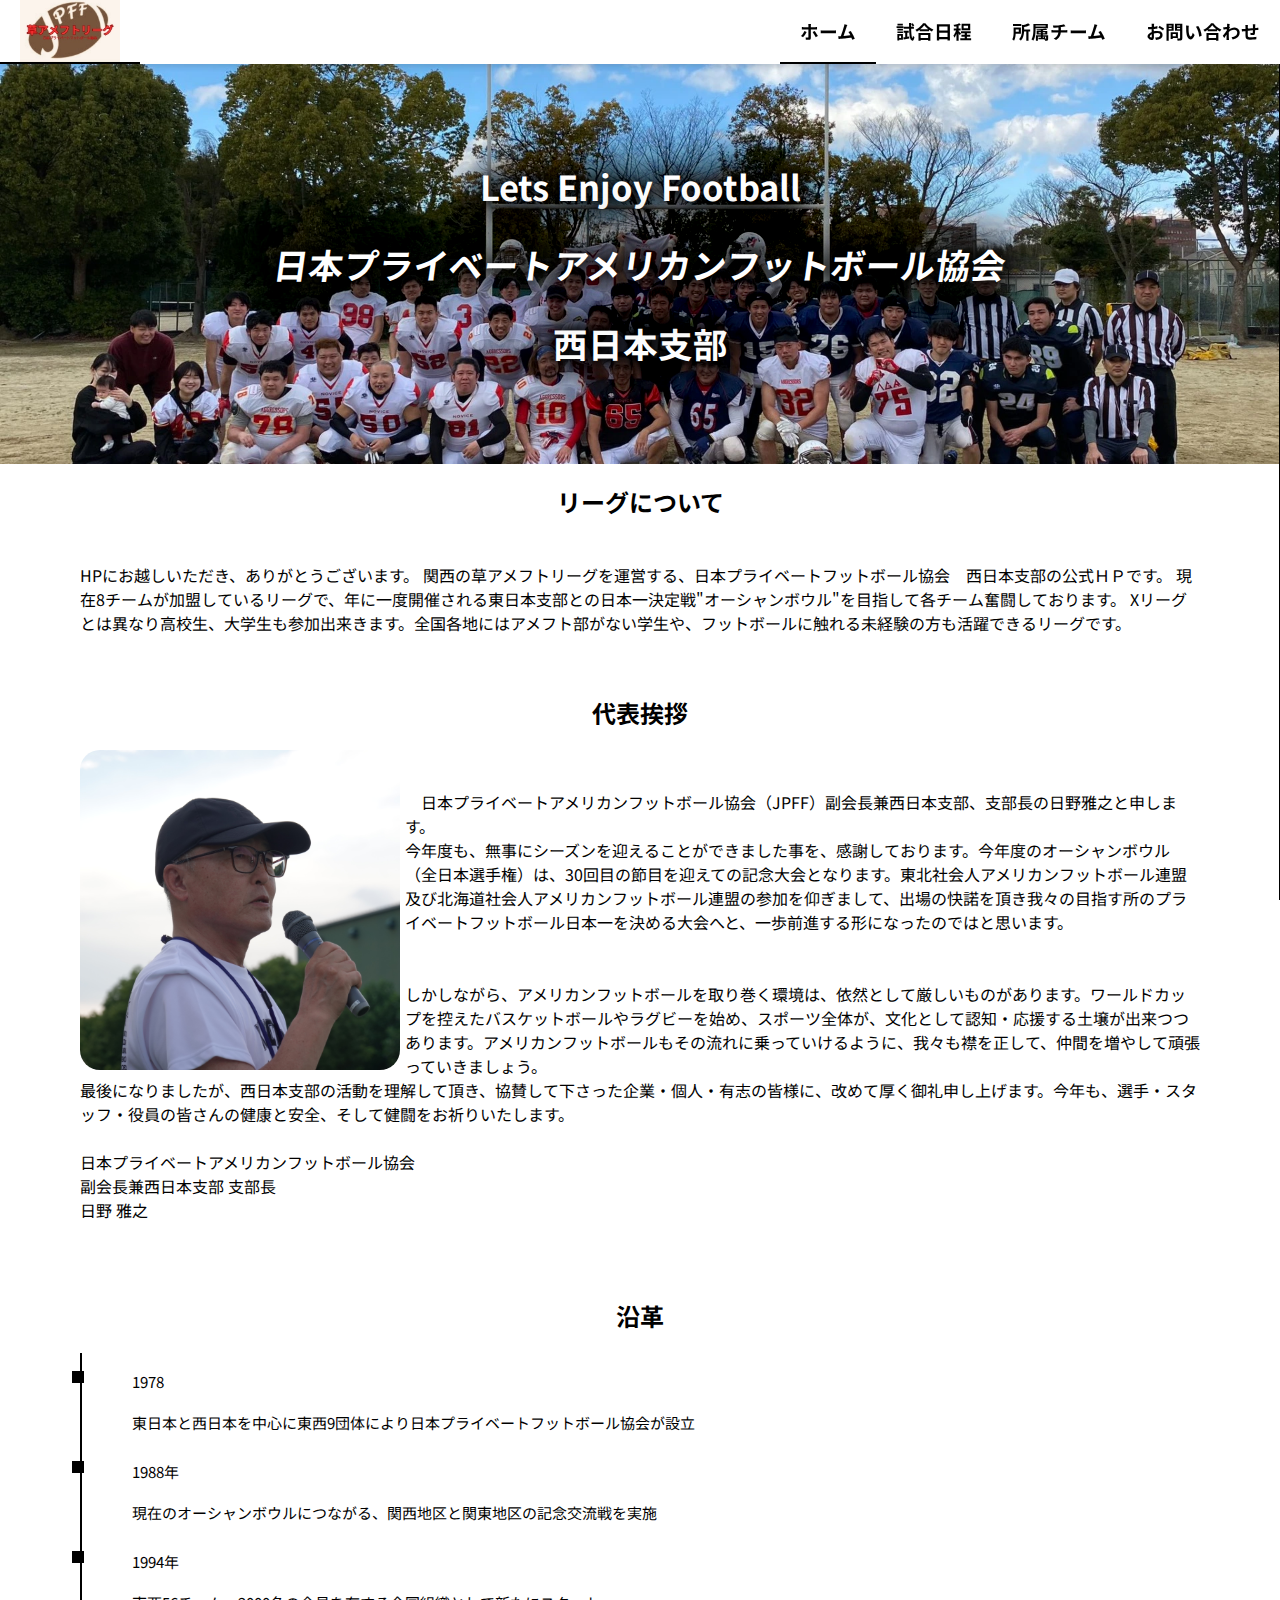
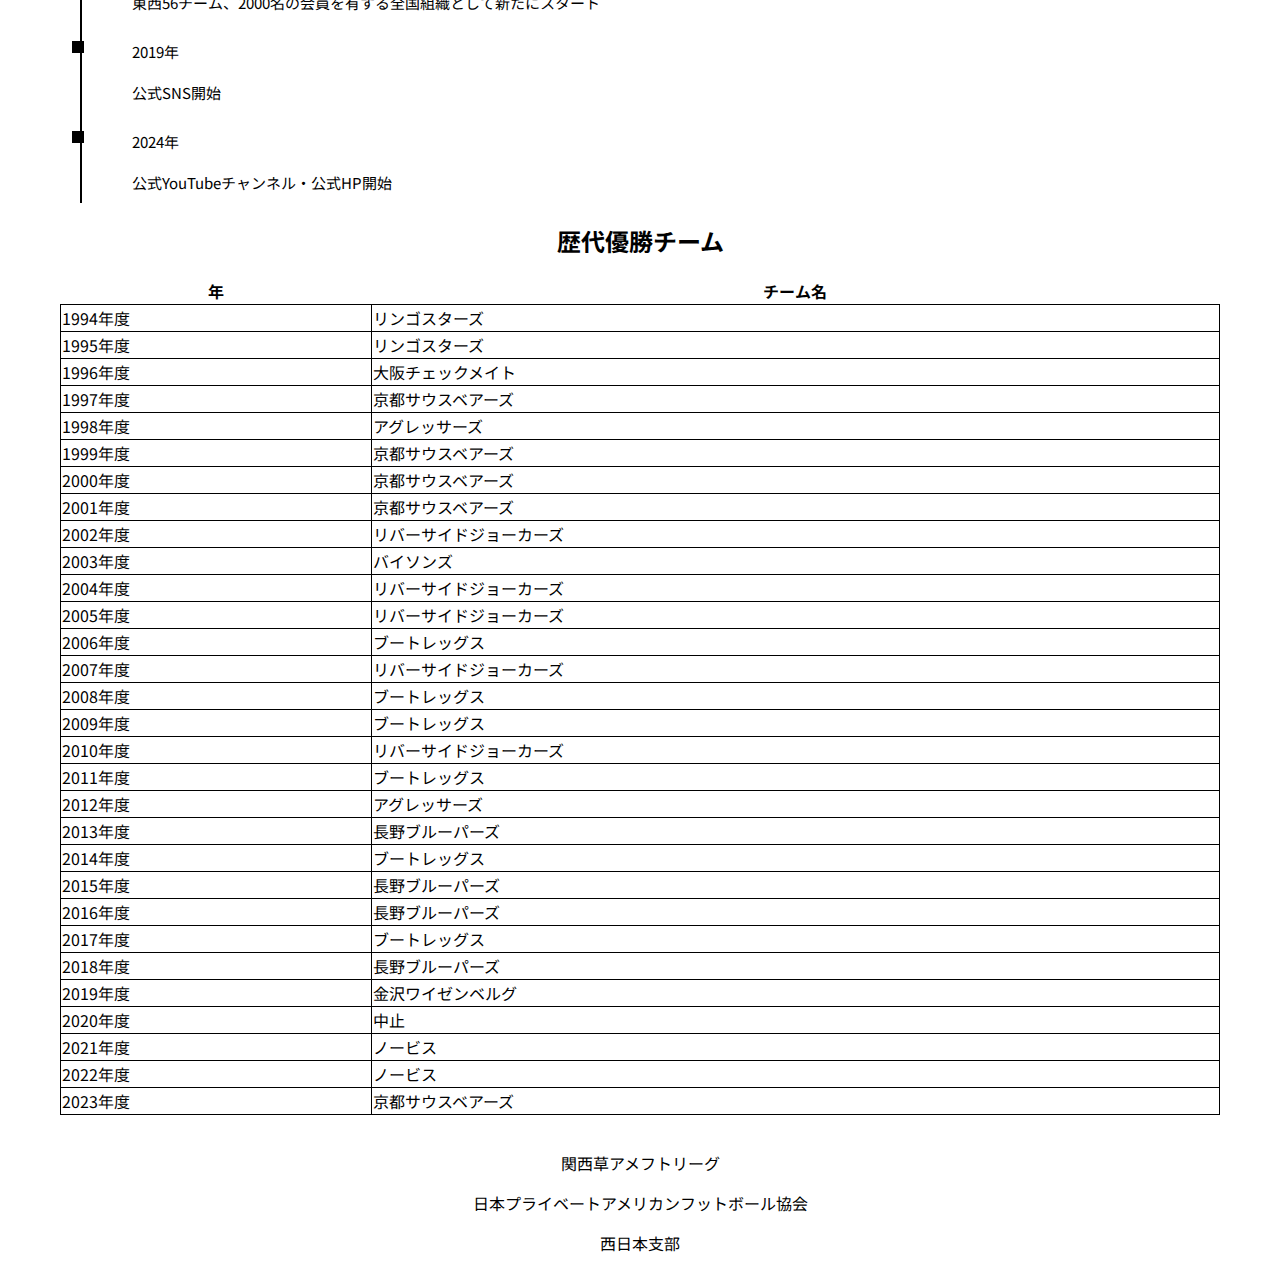
<file: index.html>
<!DOCTYPE html>
<html lang="ja">
<head>
    <meta charset="UTF-8">
    <meta name="viewport" content="width=device-width, initial-scale=1.0">
    <title>日本プライベートアメリカンフットボール協会西日本支部</title>
    <link rel="stylesheet" href="static/styles/base.css">
    <link rel="preconnect" href="https://fonts.googleapis.com">
    <link rel="preconnect" href="https://fonts.gstatic.com" crossorigin>
    <link href="https://fonts.googleapis.com/css2?family=Noto+Sans+JP:wght@100..900&display=swap" rel="stylesheet">
    <link rel="icon" href="static/icon/football.ico">
    <link rel="stylesheet" href="static/styles/textfields.css">
</head>
<body>
    

<link rel="stylesheet" href="static/styles/home.css">
<link rel="stylesheet" href="static/styles/main_image.css">
<style>
    .mainImageContainer{
        height: 400px;
    }
</style>
<div class="mainImageContainer">
    <img class="mainImage" src="banner/homepage_banner" >
    <div class="mainImageLabel">
        <h2>Lets Enjoy Football</h2>
        <h2>
            <p class="skewedText">
                日本プライベートアメリカンフットボール協会
            </p>
        </h2>
        <h2>西日本支部</h2>
    </div>
</div>

<div class="homeSection">
    <h2 class="homeSectionTitle">
        リーグについて
    </h2>




    <p class="homeText textfieldText">        
        HPにお越しいただき、ありがとうございます。 関西の草アメフトリーグを運営する、日本プライベートフットボール協会　西日本支部の公式ＨＰです。 現在8チームが加盟しているリーグで、年に一度開催される東日本支部との日本一決定戦&#34;オーシャンボウル&#34;を目指して各チーム奮闘しております。 Xリーグとは異なり高校生、大学生も参加出来きます。全国各地にはアメフト部がない学生や、フットボールに触れる未経験の方も活躍できるリーグです。
    </p>
    



</div>

<div class="homeSection">
    <h2 class="homeSectionTitle">
        代表挨拶
    </h2>

    
    <div style="display: grid; place-items: center;">
        <div class="leaderGreetingContainer">
            <div  class="leaderImageContainer float-left">
                <img class="leaderImage" src="banner/leader_image">
            </div>
            <p class="homeText textfieldText leaderGreeting">        
                　日本プライベートアメリカンフットボール協会（JPFF）副会長兼西日本支部、支部長の日野雅之と申します。
今年度も、無事にシーズンを迎えることができました事を、感謝しております。今年度のオーシャンボウル（全日本選手権）は、30回目の節目を迎えての記念大会となります。東北社会人アメリカンフットボール連盟及び北海道社会人アメリカンフットボール連盟の参加を仰ぎまして、出場の快諾を頂き我々の目指す所のプライベートフットボール日本一を決める大会へと、一歩前進する形になったのではと思います。


しかしながら、アメリカンフットボールを取り巻く環境は、依然として厳しいものがあります。ワールドカップを控えたバスケットボールやラグビーを始め、スポーツ全体が、文化として認知・応援する土壌が出来つつあります。アメリカンフットボールもその流れに乗っていけるように、我々も襟を正して、仲間を増やして頑張っていきましょう。
最後になりましたが、西日本支部の活動を理解して頂き、協賛して下さった企業・個人・有志の皆様に、改めて厚く御礼申し上げます。今年も、選手・スタッフ・役員の皆さんの健康と安全、そして健闘をお祈りいたします。

日本プライベートアメリカンフットボール協会
副会長兼西日本支部 支部長
日野 雅之
            </p>
        </div>
        <div class="clear"></div>

    </div>


    
</div>

<div class="homeSection">
    <h2 class="homeSectionTitle">
        沿革
    </h2>
    <link rel="stylesheet" href="static/styles/timeline.css">
<ul class="footballClubTimeline">
    <li class="footballClubTimelineEvent">
        <dl class="footballClubTimelineEventDate">
            1978
        </dl>
        <dt class="footballClubTimelineEventDescription">
            東日本と西日本を中心に東西9団体により日本プライベートフットボール協会が設立
        </dt>
    </li>
    <li class="footballClubTimelineEvent">
        <dl class="footballClubTimelineEventDate">
            1988年
        </dl>
        <dt class="footballClubTimelineEventDescription">
            現在のオーシャンボウルにつながる、関西地区と関東地区の記念交流戦を実施
        </dt>
    </li>
    <li class="footballClubTimelineEvent">
        <dl class="footballClubTimelineEventDate">
            1994年
        </dl>
        <dt class="footballClubTimelineEventDescription">
            東西56チーム、2000名の会員を有する全国組織として新たにスタート
        </dt>
    </li>
    <li class="footballClubTimelineEvent">
        <dl class="footballClubTimelineEventDate">
            2019年
        </dl>
        <dt class="footballClubTimelineEventDescription">
            公式SNS開始
        </dt>
    </li>
    <li class="footballClubTimelineEvent">
        <dl class="footballClubTimelineEventDate">
            2024年
        </dl>
        <dt class="footballClubTimelineEventDescription">
            公式YouTubeチャンネル・公式HP開始
        </dt>
    </li>
</ul>
</div>

<div class="homeSection">
    <h2 class="homeSectionTitle">
        歴代優勝チーム
    </h2>
    <div class="homeTableContainer">
        
        <table class="homeTable">
            <thead>
                <tr >
        
                    
                        <th>
                            年
                        </th>
                    
                        <th>
                            チーム名
                        </th>
                    
           
                </tr>
            </thead>
            <tbody>
                
                    <tr class="editTableRow">
 
                        
                            <td class="homeTableData">
                            1994年度
                            </td>
                        
                            <td class="homeTableData">
                            リンゴスターズ
                            </td>
                        
                    </tr>
                
                    <tr class="editTableRow">
 
                        
                            <td class="homeTableData">
                            1995年度
                            </td>
                        
                            <td class="homeTableData">
                            リンゴスターズ
                            </td>
                        
                    </tr>
                
                    <tr class="editTableRow">
 
                        
                            <td class="homeTableData">
                            1996年度
                            </td>
                        
                            <td class="homeTableData">
                            大阪チェックメイト
                            </td>
                        
                    </tr>
                
                    <tr class="editTableRow">
 
                        
                            <td class="homeTableData">
                            1997年度
                            </td>
                        
                            <td class="homeTableData">
                            京都サウスベアーズ
                            </td>
                        
                    </tr>
                
                    <tr class="editTableRow">
 
                        
                            <td class="homeTableData">
                            1998年度
                            </td>
                        
                            <td class="homeTableData">
                            アグレッサーズ
                            </td>
                        
                    </tr>
                
                    <tr class="editTableRow">
 
                        
                            <td class="homeTableData">
                            1999年度
                            </td>
                        
                            <td class="homeTableData">
                            京都サウスベアーズ
                            </td>
                        
                    </tr>
                
                    <tr class="editTableRow">
 
                        
                            <td class="homeTableData">
                            2000年度
                            </td>
                        
                            <td class="homeTableData">
                            京都サウスベアーズ
                            </td>
                        
                    </tr>
                
                    <tr class="editTableRow">
 
                        
                            <td class="homeTableData">
                            2001年度
                            </td>
                        
                            <td class="homeTableData">
                            京都サウスベアーズ
                            </td>
                        
                    </tr>
                
                    <tr class="editTableRow">
 
                        
                            <td class="homeTableData">
                            2002年度
                            </td>
                        
                            <td class="homeTableData">
                            リバーサイドジョーカーズ
                            </td>
                        
                    </tr>
                
                    <tr class="editTableRow">
 
                        
                            <td class="homeTableData">
                            2003年度
                            </td>
                        
                            <td class="homeTableData">
                            バイソンズ
                            </td>
                        
                    </tr>
                
                    <tr class="editTableRow">
 
                        
                            <td class="homeTableData">
                            2004年度
                            </td>
                        
                            <td class="homeTableData">
                            リバーサイドジョーカーズ
                            </td>
                        
                    </tr>
                
                    <tr class="editTableRow">
 
                        
                            <td class="homeTableData">
                            2005年度
                            </td>
                        
                            <td class="homeTableData">
                            リバーサイドジョーカーズ
                            </td>
                        
                    </tr>
                
                    <tr class="editTableRow">
 
                        
                            <td class="homeTableData">
                            2006年度
                            </td>
                        
                            <td class="homeTableData">
                            ブートレッグス
                            </td>
                        
                    </tr>
                
                    <tr class="editTableRow">
 
                        
                            <td class="homeTableData">
                            2007年度
                            </td>
                        
                            <td class="homeTableData">
                            リバーサイドジョーカーズ
                            </td>
                        
                    </tr>
                
                    <tr class="editTableRow">
 
                        
                            <td class="homeTableData">
                            2008年度
                            </td>
                        
                            <td class="homeTableData">
                            ブートレッグス
                            </td>
                        
                    </tr>
                
                    <tr class="editTableRow">
 
                        
                            <td class="homeTableData">
                            2009年度
                            </td>
                        
                            <td class="homeTableData">
                            ブートレッグス
                            </td>
                        
                    </tr>
                
                    <tr class="editTableRow">
 
                        
                            <td class="homeTableData">
                            2010年度
                            </td>
                        
                            <td class="homeTableData">
                            リバーサイドジョーカーズ
                            </td>
                        
                    </tr>
                
                    <tr class="editTableRow">
 
                        
                            <td class="homeTableData">
                            2011年度
                            </td>
                        
                            <td class="homeTableData">
                            ブートレッグス
                            </td>
                        
                    </tr>
                
                    <tr class="editTableRow">
 
                        
                            <td class="homeTableData">
                            2012年度
                            </td>
                        
                            <td class="homeTableData">
                            アグレッサーズ
                            </td>
                        
                    </tr>
                
                    <tr class="editTableRow">
 
                        
                            <td class="homeTableData">
                            2013年度
                            </td>
                        
                            <td class="homeTableData">
                            長野ブルーパーズ
                            </td>
                        
                    </tr>
                
                    <tr class="editTableRow">
 
                        
                            <td class="homeTableData">
                            2014年度
                            </td>
                        
                            <td class="homeTableData">
                            ブートレッグス
                            </td>
                        
                    </tr>
                
                    <tr class="editTableRow">
 
                        
                            <td class="homeTableData">
                            2015年度
                            </td>
                        
                            <td class="homeTableData">
                            長野ブルーパーズ
                            </td>
                        
                    </tr>
                
                    <tr class="editTableRow">
 
                        
                            <td class="homeTableData">
                            2016年度
                            </td>
                        
                            <td class="homeTableData">
                            長野ブルーパーズ
                            </td>
                        
                    </tr>
                
                    <tr class="editTableRow">
 
                        
                            <td class="homeTableData">
                            2017年度
                            </td>
                        
                            <td class="homeTableData">
                            ブートレッグス
                            </td>
                        
                    </tr>
                
                    <tr class="editTableRow">
 
                        
                            <td class="homeTableData">
                            2018年度
                            </td>
                        
                            <td class="homeTableData">
                            長野ブルーパーズ
                            </td>
                        
                    </tr>
                
                    <tr class="editTableRow">
 
                        
                            <td class="homeTableData">
                            2019年度
                            </td>
                        
                            <td class="homeTableData">
                            金沢ワイゼンベルグ
                            </td>
                        
                    </tr>
                
                    <tr class="editTableRow">
 
                        
                            <td class="homeTableData">
                            2020年度
                            </td>
                        
                            <td class="homeTableData">
                            中止
                            </td>
                        
                    </tr>
                
                    <tr class="editTableRow">
 
                        
                            <td class="homeTableData">
                            2021年度
                            </td>
                        
                            <td class="homeTableData">
                            ノービス
                            </td>
                        
                    </tr>
                
                    <tr class="editTableRow">
 
                        
                            <td class="homeTableData">
                            2022年度
                            </td>
                        
                            <td class="homeTableData">
                            ノービス
                            </td>
                        
                    </tr>
                
                    <tr class="editTableRow">
 
                        
                            <td class="homeTableData">
                            2023年度
                            </td>
                        
                            <td class="homeTableData">
                            京都サウスベアーズ
                            </td>
                        
                    </tr>
                
            </tbody>

        </table>
        
    </div>
</div>


<link rel="stylesheet" href="static/styles/navbar.css">

<nav class="sidebar">
    <a class="sidebarItem"  href="index.html">
        <h2 style="margin: 0;">ホーム</h2>
    </a>
    <a class="sidebarItem" href="yotei.html">
        <h2 style="margin: 0;">試合日程</h2>
    </a>
    <a class="sidebarItem" href="teams.html">
        <h2 style="margin: 0;">所属チーム</h2>
    </a>
    <a class="sidebarItem" href="contact.html">
        <h2 style="margin: 0;">お問い合わせ</h2>
    </a>
</nav>

<nav class="navbar">
    <a href="index.html" class="navbarItem logo">
        <img class="logoImage" src="banner/logo" >
    </a>
    <div class="navbarBtnContainer" style="display: flex;">
        <a class="navbarItem nonlogo home"  href="index.html">
            <h3 style="margin: 0;">ホーム</h3>
        </a>
        <a class="navbarItem nonlogo yotei" href="yotei.html">
            <h3 style="margin: 0;">試合日程</h3>
        </a>
        <a class="navbarItem nonlogo teams" href="teams.html">
            <h3 style="margin: 0;">所属チーム</h3>
        </a>
        <a class="navbarItem nonlogo contact" href="contact.html">
            <h3 style="margin: 0;">お問い合わせ</h3>
        </a>
        <button class="openCloseSidebarBtn">
            &#9776;
        </button>
    </div>

</nav>
<script src="static/scripts/navbar.js"></script>


    <footer class="baseFooter">
        <p>
            関西草アメフトリーグ
        </p>
        <p>
            日本プライベートアメリカンフットボール協会
        </p>
        <p>
            西日本支部
        </p>
    </footer>
    <script src="static/scripts/textfields.js"></script>
</body>
</html>
</file>
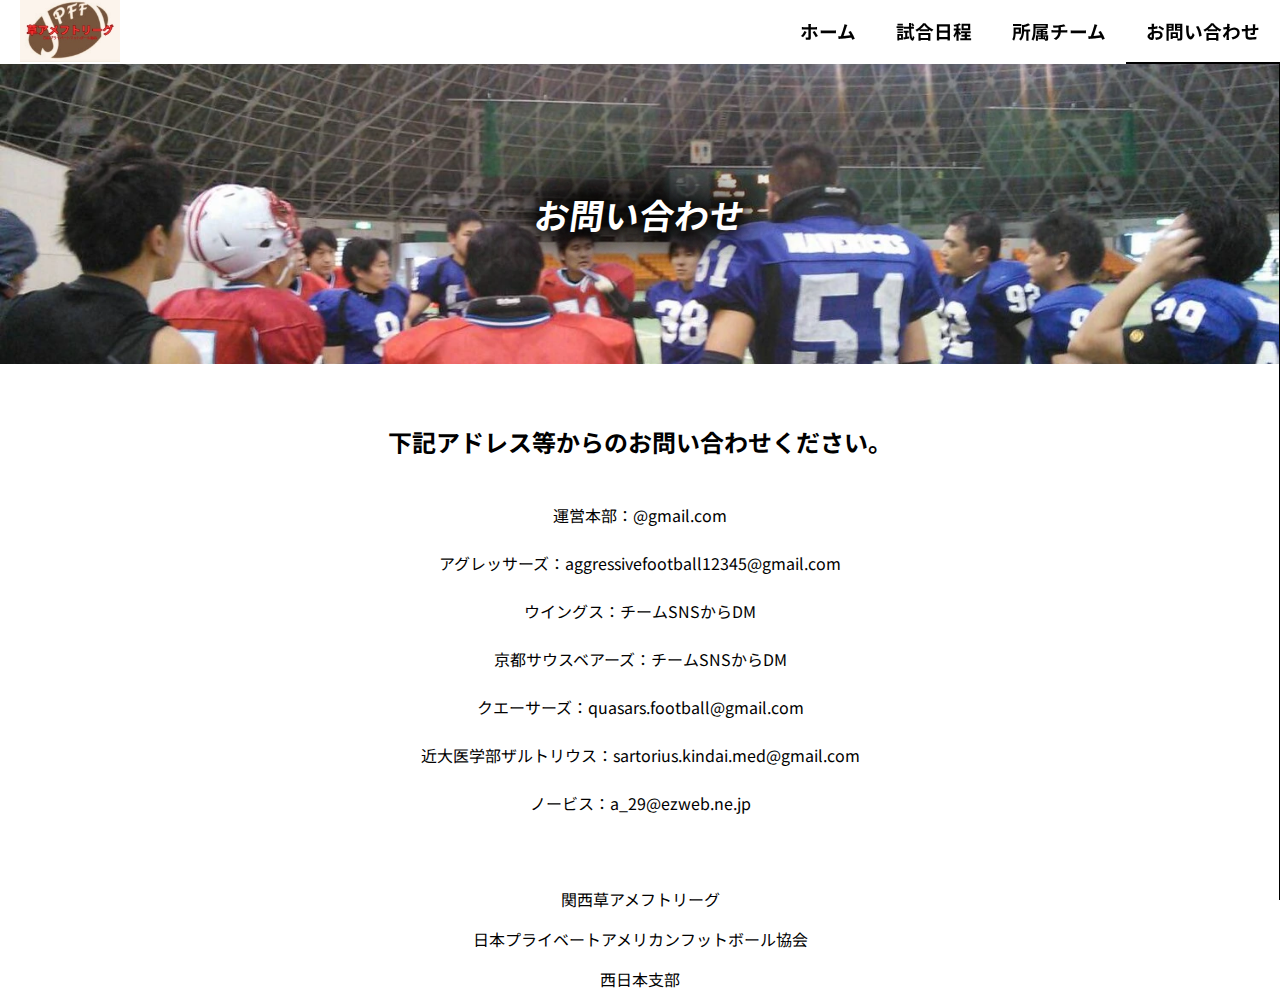
<file: contact.html>
<!DOCTYPE html>
<html lang="ja">
<head>
    <meta charset="UTF-8">
    <meta name="viewport" content="width=device-width, initial-scale=1.0">
    <title>お問い合わせ</title>
    <link rel="stylesheet" href="static/styles/base.css">
    <link rel="preconnect" href="https://fonts.googleapis.com">
    <link rel="preconnect" href="https://fonts.gstatic.com" crossorigin>
    <link href="https://fonts.googleapis.com/css2?family=Noto+Sans+JP:wght@100..900&display=swap" rel="stylesheet">
    <link rel="icon" href="static/icon/football.ico">
    <link rel="stylesheet" href="static/styles/textfields.css">
</head>
<body>
    

    
<link rel="stylesheet" href="static/styles/main_image.css">
<link rel="stylesheet" href="static/styles/contact.css">
<style>
    .navbarItem.nonlogo.contact{
        border-bottom: 2px solid black;
    }
</style>

<div class="mainImageContainer">
    <img class="mainImage" src="banner/contact_page_banner" >
    <div class="mainImageLabel">
        <h2>
            <p class="skewedText">
                お問い合わせ
            </p>
        </h2>
    </div>
</div>


<div style="padding: 40px;">
    <h2 style="text-align: center;">下記アドレス等からのお問い合わせください。</h2>


    
    <p class="contactInfo">
            運営本部：@gmail.com

アグレッサーズ：aggressivefootball12345@gmail.com

ウイングス：チームSNSからDM

京都サウスベアーズ：チームSNSからDM

クエーサーズ：quasars.football@gmail.com

近大医学部ザルトリウス：sartorius.kindai.med@gmail.com

ノービス：a_29@ezweb.ne.jp
    </p>
    


</div>
<script>
    const contactTextarea = document.querySelector(".contactTextarea");
    function adjust_textfield_height(textfieldElement){
        textfieldElement.style.height = "";
        textfieldElement.style.height = textfieldElement.scrollHeight + "px"
    }
    adjust_textfield_height(contactTextarea)
</script>



<link rel="stylesheet" href="static/styles/navbar.css">

<nav class="sidebar">
    <a class="sidebarItem"  href="index.html">
        <h2 style="margin: 0;">ホーム</h2>
    </a>
    <a class="sidebarItem" href="yotei.html">
        <h2 style="margin: 0;">試合日程</h2>
    </a>
    <a class="sidebarItem" href="teams.html">
        <h2 style="margin: 0;">所属チーム</h2>
    </a>
    <a class="sidebarItem" href="contact.html">
        <h2 style="margin: 0;">お問い合わせ</h2>
    </a>
</nav>

<nav class="navbar">
    <a href="index.html" class="navbarItem logo">
        <img class="logoImage" src="banner/logo" >
    </a>
    <div class="navbarBtnContainer" style="display: flex;">
        <a class="navbarItem nonlogo home"  href="index.html">
            <h3 style="margin: 0;">ホーム</h3>
        </a>
        <a class="navbarItem nonlogo yotei" href="yotei.html">
            <h3 style="margin: 0;">試合日程</h3>
        </a>
        <a class="navbarItem nonlogo teams" href="teams.html">
            <h3 style="margin: 0;">所属チーム</h3>
        </a>
        <a class="navbarItem nonlogo contact" href="contact.html">
            <h3 style="margin: 0;">お問い合わせ</h3>
        </a>
        <button class="openCloseSidebarBtn">
            &#9776;
        </button>
    </div>

</nav>
<script src="static/scripts/navbar.js"></script>



    <footer class="baseFooter">
        <p>
            関西草アメフトリーグ
        </p>
        <p>
            日本プライベートアメリカンフットボール協会
        </p>
        <p>
            西日本支部
        </p>
    </footer>
    <script src="static/scripts/textfields.js"></script>
</body>
</html>
</file>
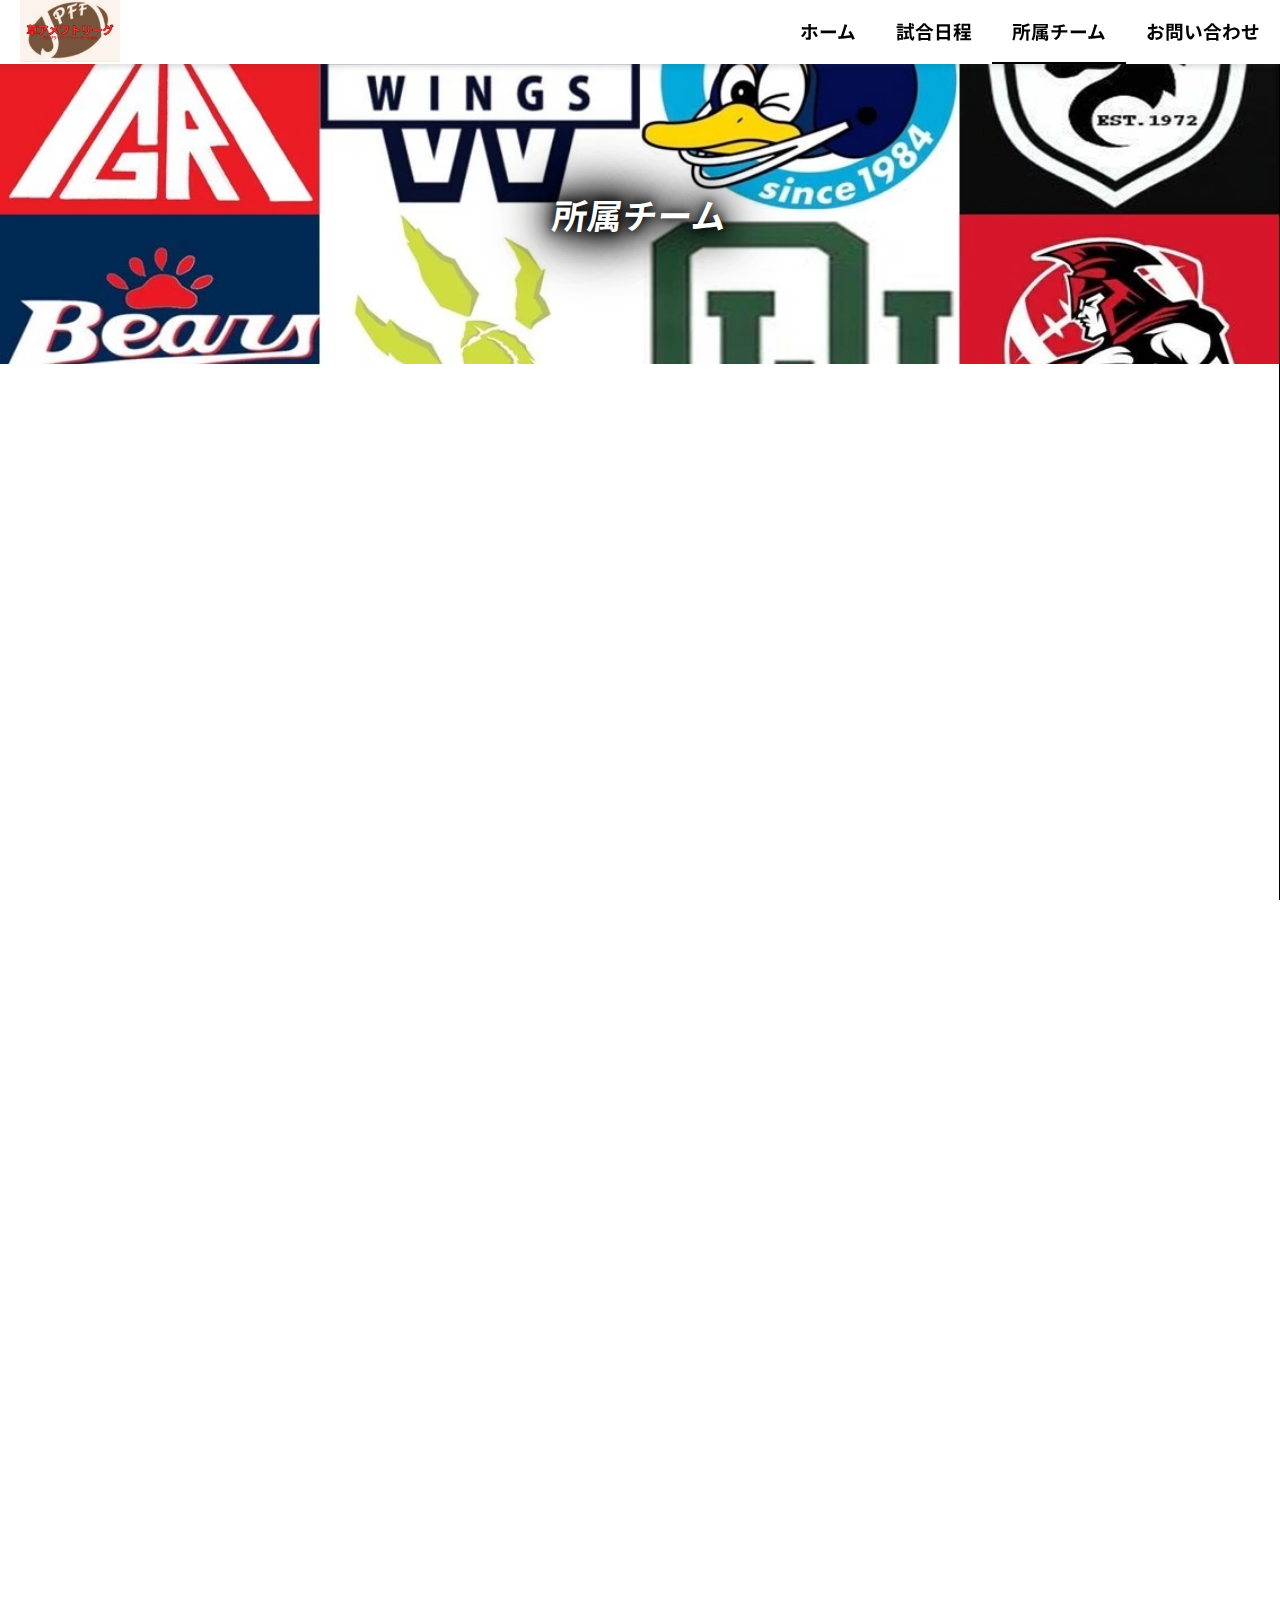
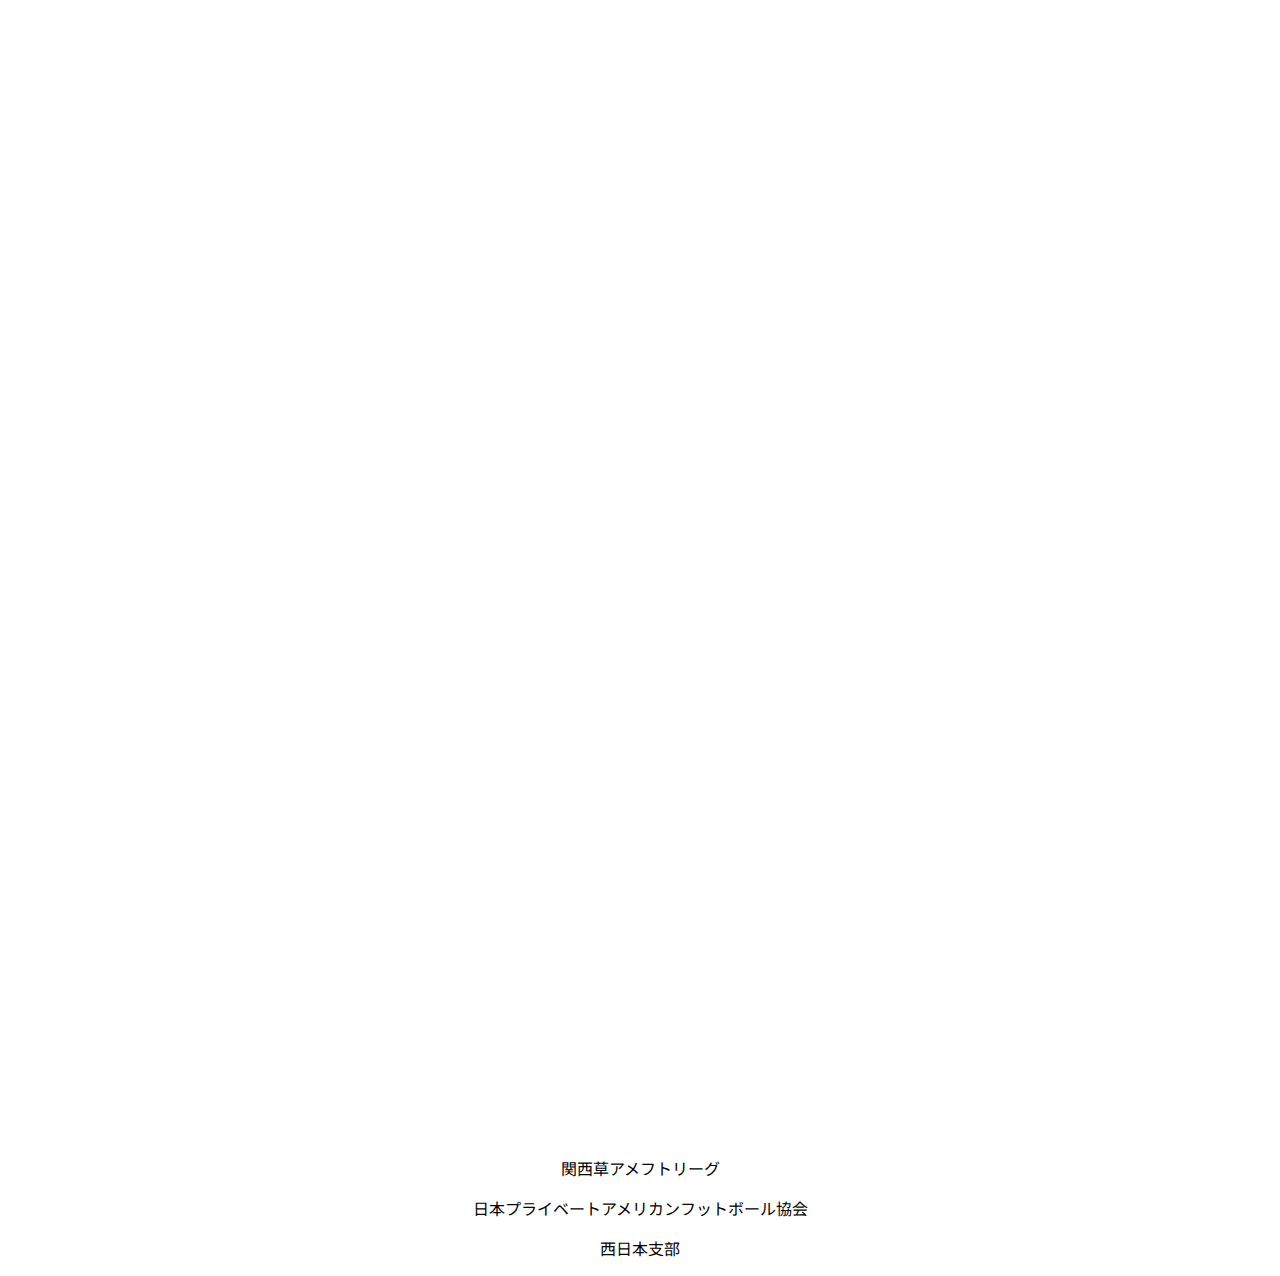
<file: teams.html>
<!DOCTYPE html>
<html lang="ja">
<head>
    <meta charset="UTF-8">
    <meta name="viewport" content="width=device-width, initial-scale=1.0">
    <title>所属チーム</title>
    <link rel="stylesheet" href="static/styles/base.css">
    <link rel="preconnect" href="https://fonts.googleapis.com">
    <link rel="preconnect" href="https://fonts.gstatic.com" crossorigin>
    <link href="https://fonts.googleapis.com/css2?family=Noto+Sans+JP:wght@100..900&display=swap" rel="stylesheet">
    <link rel="icon" href="static/icon/football.ico">
    <link rel="stylesheet" href="static/styles/textfields.css">
</head>
<body>
    

    
<link rel="stylesheet" href="static/styles/main_image.css">
<link rel="stylesheet" href="static/styles/teams.css">

<style>
    .navbarItem.nonlogo.teams{
        border-bottom: 2px solid black;
    }
</style>
<div class="mainImageContainer">
    <img class="mainImage" src="banner/teams_page_banner" >
    <div class="mainImageLabel">
        <h2>
            <p style="margin: 0; transform: skewX(-8deg);">
                所属チーム
            </p>
        </h2>
    </div>
</div>





<div class="teamsContainer">
    
    
        
        <div class="teamDiv" style="animation-delay: 0.0s;">
        
            <input type="hidden" class="teamIdInput" value="28c3f34d-1976-4479-87a3-c5ea783e7a76">
            
            <div class="teamImageContainerContainer">
                <div class="teamImageContainer">
                    <img class="teamImage" src="team_image/28c3f34d-1976-4479-87a3-c5ea783e7a76">
                </div>
            </div>

            <div class="teamInfo" >
                <h4 class="teamName skewedText"> リーグ公式 </h4>
                <p class="teamDescription">
                    
                        公式アカウントはこちらから。
                    
                </p>
                <div class="socialMediaMenuContainer">
                    <div class="socialMediaMenu" >
                        
                            <a href="https://x.com/JpffW"  class="snsIconLink">
                                <img src="static/images/sns_icons/x-logo.svg" class="snsIconImage twitter">
                            </a>
                        
    
                        
                        <a href="https://www.instagram.com/jpff.west/" class="snsIconLink">
                            <img src="static/images/sns_icons/Instagram_logo_2016.svg" class="snsIconImage">
                        </a>
                        
    
                        
                        
                        
                            <a href="https://www.youtube.com/@JPFF-WEST" class="snsIconLink">
                                <img src="static/images/sns_icons/YouTube_social_white_square_(2017).svg" alt="" class="snsIconImage youtube">
                            </a>
                        
                        
                    </div>
                </div>

            </div>
               
        </div>
        
    
        
        <div class="teamDiv" style="animation-delay: 0.5s;">
        
            <input type="hidden" class="teamIdInput" value="94b4c0f9-db91-4851-b697-d95ab096fee9">
            
            <div class="teamImageContainerContainer">
                <div class="teamImageContainer">
                    <img class="teamImage" src="team_image/94b4c0f9-db91-4851-b697-d95ab096fee9">
                </div>
            </div>

            <div class="teamInfo" >
                <h4 class="teamName skewedText"> アグレッサーズ </h4>
                <p class="teamDescription">
                    
                        活動場所：大阪府内の河川敷　常翔学園グラウンド等

活動日時：毎週日曜日10時～13時

運営からのコメント：オーナーがついてるから部費がタダみたいですよ！
                    
                </p>
                <div class="socialMediaMenuContainer">
                    <div class="socialMediaMenu" >
                        
                            <a href="https://x.com/jpff_aggressors"  class="snsIconLink">
                                <img src="static/images/sns_icons/x-logo.svg" class="snsIconImage twitter">
                            </a>
                        
    
                        
                        <a href="https://www.instagram.com/aggressors.jpff/" class="snsIconLink">
                            <img src="static/images/sns_icons/Instagram_logo_2016.svg" class="snsIconImage">
                        </a>
                        
    
                        
                        <a href="https://www.facebook.com/aggressorsfootball/" class="snsIconLink">
                            <img src="static/images/sns_icons/2021_Facebook_icon.svg" alt="" class="snsIconImage">
                        </a>
                        
                        
                        
                            <a href="https://www.youtube.com/@user-uu2zv5gy6q" class="snsIconLink">
                                <img src="static/images/sns_icons/YouTube_social_white_square_(2017).svg" alt="" class="snsIconImage youtube">
                            </a>
                        
                        
                        <a href="https://aggressivefootball-jpff.webnode.jp/" class="snsIconLink">
                            ホームページ
                        </a>
                    
                    </div>
                </div>

            </div>
               
        </div>
        
    
        
        <div class="teamDiv" style="animation-delay: 1.0s;">
        
            <input type="hidden" class="teamIdInput" value="6f82c6e3-bcb0-4509-bbe2-740e7b122388">
            
            <div class="teamImageContainerContainer">
                <div class="teamImageContainer">
                    <img class="teamImage" src="team_image/6f82c6e3-bcb0-4509-bbe2-740e7b122388">
                </div>
            </div>

            <div class="teamInfo" >
                <h4 class="teamName skewedText">  ウイングス </h4>
                <p class="teamDescription">
                    
                        活動場所：兵庫県　みなとのもり公園(震災復興記念公園）

活動日時：毎週日曜日9時～11:30

運営からのコメント：兵庫県唯一のチーム。少数精鋭！兵庫県民はこちら！
                    
                </p>
                <div class="socialMediaMenuContainer">
                    <div class="socialMediaMenu" >
                        
                            <a href="https://x.com/wingsjpff"  class="snsIconLink">
                                <img src="static/images/sns_icons/x-logo.svg" class="snsIconImage twitter">
                            </a>
                        
    
                        
                        <a href="https://www.instagram.com/wingsfootball/" class="snsIconLink">
                            <img src="static/images/sns_icons/Instagram_logo_2016.svg" class="snsIconImage">
                        </a>
                        
    
                        
                        
                        
                        
                    </div>
                </div>

            </div>
               
        </div>
        
    
        
        <div class="teamDiv" style="animation-delay: 1.5s;">
        
            <input type="hidden" class="teamIdInput" value="901044e5-cf9f-4831-a5d6-ec6bf2a80dca">
            
            <div class="teamImageContainerContainer">
                <div class="teamImageContainer">
                    <img class="teamImage" src="team_image/901044e5-cf9f-4831-a5d6-ec6bf2a80dca">
                </div>
            </div>

            <div class="teamInfo" >
                <h4 class="teamName skewedText"> 大津レイクランダーズ </h4>
                <p class="teamDescription">
                    
                        休部中
                    
                </p>
                <div class="socialMediaMenuContainer">
                    <div class="socialMediaMenu" >
                        
    
                        
    
                        
                        
                        
                        
                    </div>
                </div>

            </div>
               
        </div>
        
    
        
        <div class="teamDiv" style="animation-delay: 2.0s;">
        
            <input type="hidden" class="teamIdInput" value="fb0a84f4-b63c-4b5a-b35f-8d428590d726">
            
            <div class="teamImageContainerContainer">
                <div class="teamImageContainer">
                    <img class="teamImage" src="team_image/fb0a84f4-b63c-4b5a-b35f-8d428590d726">
                </div>
            </div>

            <div class="teamInfo" >
                <h4 class="teamName skewedText"> 大阪チェックメイト </h4>
                <p class="teamDescription">
                    
                        休部中 
                    
                </p>
                <div class="socialMediaMenuContainer">
                    <div class="socialMediaMenu" >
                        
    
                        
    
                        
                        
                        
                        
                    </div>
                </div>

            </div>
               
        </div>
        
    
        
        <div class="teamDiv" style="animation-delay: 2.5s;">
        
            <input type="hidden" class="teamIdInput" value="7a708aad-0613-4dd8-a3d8-b52b918eaf83">
            
            <div class="teamImageContainerContainer">
                <div class="teamImageContainer">
                    <img class="teamImage" src="team_image/7a708aad-0613-4dd8-a3d8-b52b918eaf83">
                </div>
            </div>

            <div class="teamInfo" >
                <h4 class="teamName skewedText"> 近大医学部ザルトリウス </h4>
                <p class="teamDescription">
                    
                        活動場所：近代医学部狭山グラウンド

活動日時：毎週木曜日17時～19時　毎週土曜日13時～15時

運営からのコメント：医学部チーム！学外の方も歓迎！
                    
                </p>
                <div class="socialMediaMenuContainer">
                    <div class="socialMediaMenu" >
                        
                            <a href="https://x.com/kindaisartorius"  class="snsIconLink">
                                <img src="static/images/sns_icons/x-logo.svg" class="snsIconImage twitter">
                            </a>
                        
    
                        
                        <a href="https://www.instagram.com/kindaimed_sartorius/" class="snsIconLink">
                            <img src="static/images/sns_icons/Instagram_logo_2016.svg" class="snsIconImage">
                        </a>
                        
    
                        
                        
                        
                        
                    </div>
                </div>

            </div>
               
        </div>
        
    
        
        <div class="teamDiv" style="animation-delay: 3.0s;">
        
            <input type="hidden" class="teamIdInput" value="39568cf6-a35e-4ca7-9268-7acffb0a4d0a">
            
            <div class="teamImageContainerContainer">
                <div class="teamImageContainer">
                    <img class="teamImage" src="team_image/39568cf6-a35e-4ca7-9268-7acffb0a4d0a">
                </div>
            </div>

            <div class="teamInfo" >
                <h4 class="teamName skewedText"> クエーサーズ </h4>
                <p class="teamDescription">
                    
                        活動場所：淀川河川敷公園　豊里地区

活動日時：毎週日曜日10時～

運営からのコメント：学生チーム！様々な大学からのインカレ！
                    
                </p>
                <div class="socialMediaMenuContainer">
                    <div class="socialMediaMenu" >
                        
                            <a href="https://x.com/qu_football"  class="snsIconLink">
                                <img src="static/images/sns_icons/x-logo.svg" class="snsIconImage twitter">
                            </a>
                        
    
                        
                        <a href="https://www.instagram.com/qu__football/" class="snsIconLink">
                            <img src="static/images/sns_icons/Instagram_logo_2016.svg" class="snsIconImage">
                        </a>
                        
    
                        
                        
                        
                        
                    </div>
                </div>

            </div>
               
        </div>
        
    
        
        <div class="teamDiv" style="animation-delay: 3.5s;">
        
            <input type="hidden" class="teamIdInput" value="4228c0c5-ba80-4a24-841e-98e10334faba">
            
            <div class="teamImageContainerContainer">
                <div class="teamImageContainer">
                    <img class="teamImage" src="team_image/4228c0c5-ba80-4a24-841e-98e10334faba">
                </div>
            </div>

            <div class="teamInfo" >
                <h4 class="teamName skewedText"> ノービス </h4>
                <p class="teamDescription">
                    
                        活動場所：淀川河川敷　太子橋地区・豊里地区

活動日時：毎週日曜日10時～13時

運営からのコメント：昨年度の西日本1位！
                    
                </p>
                <div class="socialMediaMenuContainer">
                    <div class="socialMediaMenu" >
                        
                            <a href="https://x.com/JPFF_NOVICE"  class="snsIconLink">
                                <img src="static/images/sns_icons/x-logo.svg" class="snsIconImage twitter">
                            </a>
                        
    
                        
                        <a href="https://www.instagram.com/jpff_novice/" class="snsIconLink">
                            <img src="static/images/sns_icons/Instagram_logo_2016.svg" class="snsIconImage">
                        </a>
                        
    
                        
                        
                        
                        
                    </div>
                </div>

            </div>
               
        </div>
        
    
        
        <div class="teamDiv" style="animation-delay: 4.0s;">
        
            <input type="hidden" class="teamIdInput" value="7e9b038c-b575-4695-9c60-acc4d3a9e3eb">
            
            <div class="teamImageContainerContainer">
                <div class="teamImageContainer">
                    <img class="teamImage" src="team_image/7e9b038c-b575-4695-9c60-acc4d3a9e3eb">
                </div>
            </div>

            <div class="teamInfo" >
                <h4 class="teamName skewedText"> 京都サウスベアーズ </h4>
                <p class="teamDescription">
                    
                        活動場所：京都府 桂川緑地久我橋東詰公園
活動日時：毎週日曜日 9 時～12 時
運営からのコメント：京都府内唯一のチーム。京都府民はこちら！

                    
                </p>
                <div class="socialMediaMenuContainer">
                    <div class="socialMediaMenu" >
                        
                            <a href="https://x.com/jpff_SouthBears"  class="snsIconLink">
                                <img src="static/images/sns_icons/x-logo.svg" class="snsIconImage twitter">
                            </a>
                        
    
                        
                        <a href="https://www.instagram.com/kyoto_south_bears/" class="snsIconLink">
                            <img src="static/images/sns_icons/Instagram_logo_2016.svg" class="snsIconImage">
                        </a>
                        
    
                        
                        <a href="https://www.facebook.com/southbears/" class="snsIconLink">
                            <img src="static/images/sns_icons/2021_Facebook_icon.svg" alt="" class="snsIconImage">
                        </a>
                        
                        
                        
                            <a href="https://www.youtube.com/channel/UCp9cUqvqfiCjQHH1OUSImng" class="snsIconLink">
                                <img src="static/images/sns_icons/YouTube_social_white_square_(2017).svg" alt="" class="snsIconImage youtube">
                            </a>
                        
                        
                        <a href="https://www.kyoto-southbears.com/" class="snsIconLink">
                            ホームページ
                        </a>
                    
                    </div>
                </div>

            </div>
               
        </div>
        
    
</div>



<link rel="stylesheet" href="static/styles/navbar.css">

<nav class="sidebar">
    <a class="sidebarItem"  href="index.html">
        <h2 style="margin: 0;">ホーム</h2>
    </a>
    <a class="sidebarItem" href="yotei.html">
        <h2 style="margin: 0;">試合日程</h2>
    </a>
    <a class="sidebarItem" href="teams.html">
        <h2 style="margin: 0;">所属チーム</h2>
    </a>
    <a class="sidebarItem" href="contact.html">
        <h2 style="margin: 0;">お問い合わせ</h2>
    </a>
</nav>

<nav class="navbar">
    <a href="index.html" class="navbarItem logo">
        <img class="logoImage" src="banner/logo" >
    </a>
    <div class="navbarBtnContainer" style="display: flex;">
        <a class="navbarItem nonlogo home"  href="index.html">
            <h3 style="margin: 0;">ホーム</h3>
        </a>
        <a class="navbarItem nonlogo yotei" href="yotei.html">
            <h3 style="margin: 0;">試合日程</h3>
        </a>
        <a class="navbarItem nonlogo teams" href="teams.html">
            <h3 style="margin: 0;">所属チーム</h3>
        </a>
        <a class="navbarItem nonlogo contact" href="contact.html">
            <h3 style="margin: 0;">お問い合わせ</h3>
        </a>
        <button class="openCloseSidebarBtn">
            &#9776;
        </button>
    </div>

</nav>
<script src="static/scripts/navbar.js"></script>





<script src="static/scripts/teams.js"></script>



    <footer class="baseFooter">
        <p>
            関西草アメフトリーグ
        </p>
        <p>
            日本プライベートアメリカンフットボール協会
        </p>
        <p>
            西日本支部
        </p>
    </footer>
    <script src="static/scripts/textfields.js"></script>
</body>
</html>
</file>
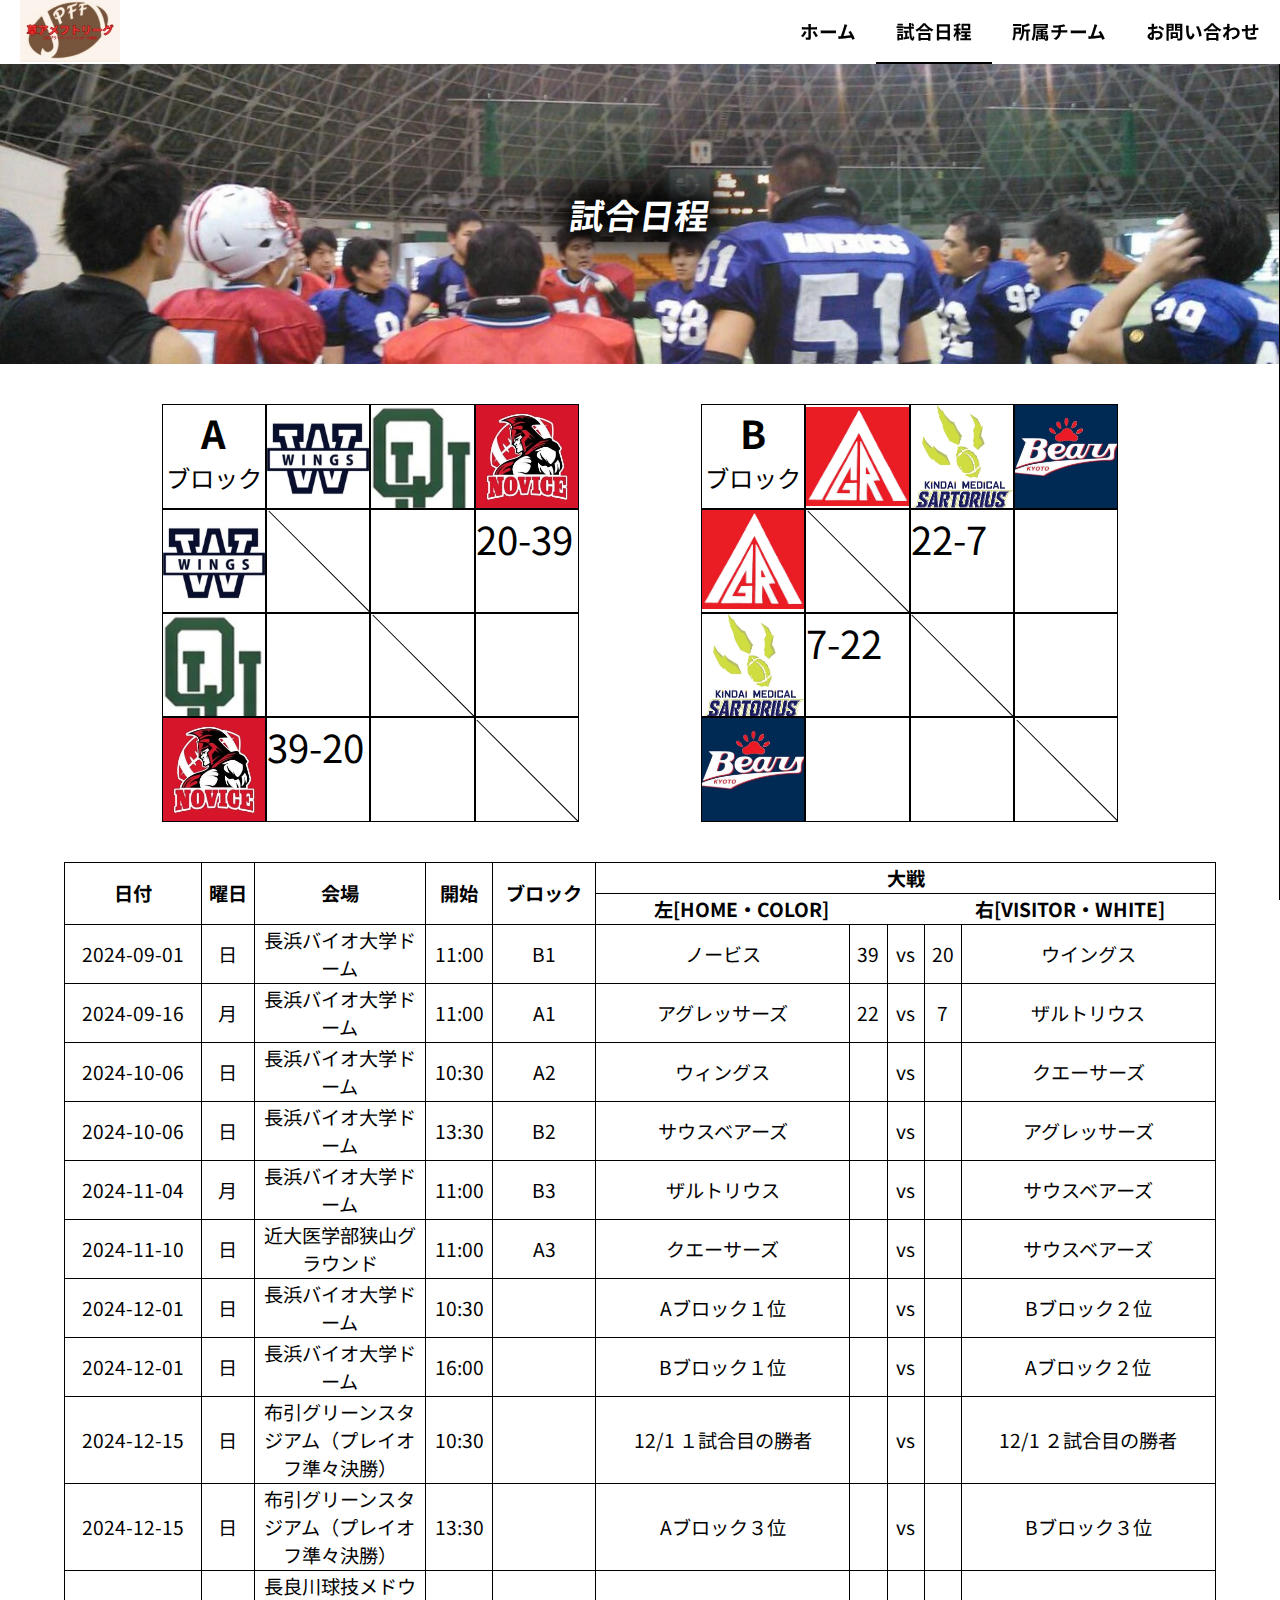
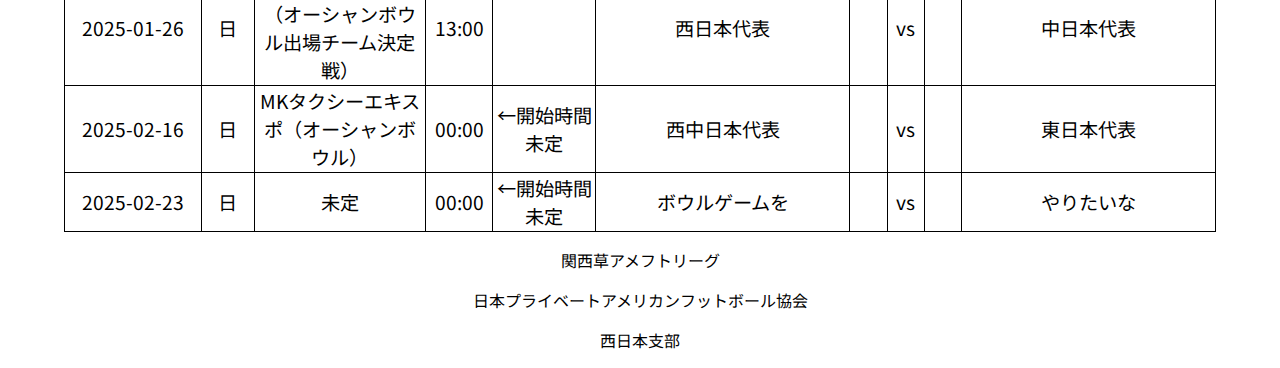
<file: yotei.html>
<!DOCTYPE html>
<html lang="ja">
<head>
    <meta charset="UTF-8">
    <meta name="viewport" content="width=device-width, initial-scale=1.0">
    <title>試合日程</title>
    <link rel="stylesheet" href="static/styles/base.css">
    <link rel="preconnect" href="https://fonts.googleapis.com">
    <link rel="preconnect" href="https://fonts.gstatic.com" crossorigin>
    <link href="https://fonts.googleapis.com/css2?family=Noto+Sans+JP:wght@100..900&display=swap" rel="stylesheet">
    <link rel="icon" href="static/icon/football.ico">
    <link rel="stylesheet" href="static/styles/textfields.css">
</head>
<body>
    
<style>
    .navbarItem.nonlogo.yotei{
        border-bottom: 2px solid black;
    }
</style>
<link rel="stylesheet" href="static/styles/game_schedule.css">
<link rel="stylesheet" href="static/styles/main_image.css">

<div class="mainImageContainer">
    <img class="mainImage" src="banner/schedule_page_banner" >
    <div class="mainImageLabel">
        <h2>
            <p class="skewedText">
                試合日程
            </p>
        </h2>
    </div>
</div>


<div class="matchBoxContainer">
    
        <div class="matchBox">
            <div class="matchBoxColumn first">
                <div class="matchBoxCell label">
                    <div> <b>A</b><br> <div style="font-size: 1.9vw;">ブロック</div> </div>
                </div>
                <div class="matchBoxCell"></div>
                <div class="matchBoxCell"></div>
                <div class="matchBoxCell"></div>
            </div>
            
            <div class="matchBoxColumn">
                <div class="matchBoxCell image">
                    
                    <img src="fetch_box_image/1" alt="">
                </div>
                <!-- Use loop.index0 for 0-based index -->
                
                <div class="matchBoxCell strikethrough"></div>

                <div class="matchBoxCell" >
                    
                </div>

                <div class="matchBoxCell" >
                    <div class="matchBoxCellScore">
                        39-20

                    </div>
                </div>

                
            </div>
            
            <div class="matchBoxColumn">
                <div class="matchBoxCell image">
                    
                    <img src="fetch_box_image/2" alt="">
                </div>
                <!-- Use loop.index0 for 0-based index -->
                
                <div class="matchBoxCell" >
                    
                </div>

                <div class="matchBoxCell strikethrough"></div>

                <div class="matchBoxCell" >
                    
                </div>
                
            </div>
            
            <div class="matchBoxColumn">
                <div class="matchBoxCell image">
                    
                    <img src="fetch_box_image/3" alt="">
                </div>
                <!-- Use loop.index0 for 0-based index -->
                
                <div class="matchBoxCell" >
                    <div>
                        20-39
                    </div>
                </div>

                <div class="matchBoxCell" >
                    
                </div>

                <div class="matchBoxCell strikethrough"></div>
                
            </div>
            
        </div>
    
        <div class="matchBox">
            <div class="matchBoxColumn first">
                <div class="matchBoxCell label">
                    <div> <b>B</b><br> <div style="font-size: 1.9vw;">ブロック</div> </div>
                </div>
                <div class="matchBoxCell"></div>
                <div class="matchBoxCell"></div>
                <div class="matchBoxCell"></div>
            </div>
            
            <div class="matchBoxColumn">
                <div class="matchBoxCell image">
                    
                    <img src="fetch_box_image/4" alt="">
                </div>
                <!-- Use loop.index0 for 0-based index -->
                
                <div class="matchBoxCell strikethrough"></div>

                <div class="matchBoxCell" >
                    <div>
                        7-22
                    </div>
                </div>

                <div class="matchBoxCell" >
                    
                </div>

                
            </div>
            
            <div class="matchBoxColumn">
                <div class="matchBoxCell image">
                    
                    <img src="fetch_box_image/5" alt="">
                </div>
                <!-- Use loop.index0 for 0-based index -->
                
                <div class="matchBoxCell" >
                    <div>
                        22-7
                    </div>
                </div>

                <div class="matchBoxCell strikethrough"></div>

                <div class="matchBoxCell" >
                    
                </div>
                
            </div>
            
            <div class="matchBoxColumn">
                <div class="matchBoxCell image">
                    
                    <img src="fetch_box_image/6" alt="">
                </div>
                <!-- Use loop.index0 for 0-based index -->
                
                <div class="matchBoxCell" >
                    
                </div>

                <div class="matchBoxCell" >
                    
                </div>

                <div class="matchBoxCell strikethrough"></div>
                
            </div>
            
        </div>
    
</div>




<div class="scheduleTableContainer">
    <table class="scheduleTable">
        <tr>
            
            <th style="width: 10px;" rowspan="2" class="scheduleTableHeader">
                日付
            </th>
            <th style="width: 10px;" rowspan="2" class="scheduleTableHeader">
                曜日
            </th>
            <th style="width: 10px;" rowspan="2" class="scheduleTableHeader">
                会場
            </th>
            <th style="width: 5px;" rowspan="2" class="scheduleTableHeader">
                開始
            </th>
            <th rowspan="2" class="scheduleTableHeader">
                ブロック
            </th>
            <th colspan="5"  class="scheduleTableHeader">
                大戦
            </th>
    
        </tr>
        <tr>
            <th class="scheduleTableHeader" colspan="2"  style="border-right: none;">
                左[HOME・COLOR]
            </th>
            <th class="scheduleTableHeader" style="border: none;">
            </th>
            <th class="scheduleTableHeader" colspan="2" style="border-left: none;">
                右[VISITOR・WHITE]
            </th>
    
        </tr>
        
    
            <tr>
                
                <td class="scheduleTableData date">
                    <div>
                        2024-09-01
                    </div>
                </td>
                <td class="scheduleTableData day">
                    <div>
                        日
                    </div>
                </td>
                <td class="scheduleTableData venue">
                    <div>長浜バイオ大学ドーム</div>
                </td>
                <td class="scheduleTableData time">
                    <div>11:00</div>
                </td>
                <td class="scheduleTableData block">
                    <div>B1</div>
                </td>
                <td class="scheduleTableData team">
                    <div>ノービス</div>
                </td>
                <td class="scheduleTableData">
                    39
                </td>
                <td class="scheduleTableData" >
                    <div>vs</div>
                </td>
                <td class="scheduleTableData">
                    20
                </td>
                <td class="scheduleTableData team">
                    <div>ウイングス</div>
                </td>
            </tr>
        
    
            <tr>
                
                <td class="scheduleTableData date">
                    <div>
                        2024-09-16
                    </div>
                </td>
                <td class="scheduleTableData day">
                    <div>
                        月
                    </div>
                </td>
                <td class="scheduleTableData venue">
                    <div>長浜バイオ大学ドーム</div>
                </td>
                <td class="scheduleTableData time">
                    <div>11:00</div>
                </td>
                <td class="scheduleTableData block">
                    <div>A1</div>
                </td>
                <td class="scheduleTableData team">
                    <div>アグレッサーズ</div>
                </td>
                <td class="scheduleTableData">
                    22
                </td>
                <td class="scheduleTableData" >
                    <div>vs</div>
                </td>
                <td class="scheduleTableData">
                    7
                </td>
                <td class="scheduleTableData team">
                    <div>ザルトリウス</div>
                </td>
            </tr>
        
    
            <tr>
                
                <td class="scheduleTableData date">
                    <div>
                        2024-10-06
                    </div>
                </td>
                <td class="scheduleTableData day">
                    <div>
                        日
                    </div>
                </td>
                <td class="scheduleTableData venue">
                    <div>長浜バイオ大学ドーム</div>
                </td>
                <td class="scheduleTableData time">
                    <div>10:30</div>
                </td>
                <td class="scheduleTableData block">
                    <div>A2</div>
                </td>
                <td class="scheduleTableData team">
                    <div>ウィングス</div>
                </td>
                <td class="scheduleTableData">
                    
                </td>
                <td class="scheduleTableData" >
                    <div>vs</div>
                </td>
                <td class="scheduleTableData">
                    
                </td>
                <td class="scheduleTableData team">
                    <div>クエーサーズ</div>
                </td>
            </tr>
        
    
            <tr>
                
                <td class="scheduleTableData date">
                    <div>
                        2024-10-06
                    </div>
                </td>
                <td class="scheduleTableData day">
                    <div>
                        日
                    </div>
                </td>
                <td class="scheduleTableData venue">
                    <div>長浜バイオ大学ドーム</div>
                </td>
                <td class="scheduleTableData time">
                    <div>13:30</div>
                </td>
                <td class="scheduleTableData block">
                    <div>B2</div>
                </td>
                <td class="scheduleTableData team">
                    <div>サウスベアーズ</div>
                </td>
                <td class="scheduleTableData">
                    
                </td>
                <td class="scheduleTableData" >
                    <div>vs</div>
                </td>
                <td class="scheduleTableData">
                    
                </td>
                <td class="scheduleTableData team">
                    <div>アグレッサーズ</div>
                </td>
            </tr>
        
    
            <tr>
                
                <td class="scheduleTableData date">
                    <div>
                        2024-11-04
                    </div>
                </td>
                <td class="scheduleTableData day">
                    <div>
                        月
                    </div>
                </td>
                <td class="scheduleTableData venue">
                    <div>長浜バイオ大学ドーム</div>
                </td>
                <td class="scheduleTableData time">
                    <div>11:00</div>
                </td>
                <td class="scheduleTableData block">
                    <div>B3</div>
                </td>
                <td class="scheduleTableData team">
                    <div>ザルトリウス</div>
                </td>
                <td class="scheduleTableData">
                    
                </td>
                <td class="scheduleTableData" >
                    <div>vs</div>
                </td>
                <td class="scheduleTableData">
                    
                </td>
                <td class="scheduleTableData team">
                    <div>サウスベアーズ</div>
                </td>
            </tr>
        
    
            <tr>
                
                <td class="scheduleTableData date">
                    <div>
                        2024-11-10
                    </div>
                </td>
                <td class="scheduleTableData day">
                    <div>
                        日
                    </div>
                </td>
                <td class="scheduleTableData venue">
                    <div>近大医学部狭山グラウンド</div>
                </td>
                <td class="scheduleTableData time">
                    <div>11:00</div>
                </td>
                <td class="scheduleTableData block">
                    <div>A3</div>
                </td>
                <td class="scheduleTableData team">
                    <div>クエーサーズ</div>
                </td>
                <td class="scheduleTableData">
                    
                </td>
                <td class="scheduleTableData" >
                    <div>vs</div>
                </td>
                <td class="scheduleTableData">
                    
                </td>
                <td class="scheduleTableData team">
                    <div>サウスベアーズ</div>
                </td>
            </tr>
        
    
            <tr>
                
                <td class="scheduleTableData date">
                    <div>
                        2024-12-01
                    </div>
                </td>
                <td class="scheduleTableData day">
                    <div>
                        日
                    </div>
                </td>
                <td class="scheduleTableData venue">
                    <div>長浜バイオ大学ドーム</div>
                </td>
                <td class="scheduleTableData time">
                    <div>10:30</div>
                </td>
                <td class="scheduleTableData block">
                    <div> </div>
                </td>
                <td class="scheduleTableData team">
                    <div>Aブロック１位</div>
                </td>
                <td class="scheduleTableData">
                    
                </td>
                <td class="scheduleTableData" >
                    <div>vs</div>
                </td>
                <td class="scheduleTableData">
                    
                </td>
                <td class="scheduleTableData team">
                    <div>Bブロック２位</div>
                </td>
            </tr>
        
    
            <tr>
                
                <td class="scheduleTableData date">
                    <div>
                        2024-12-01
                    </div>
                </td>
                <td class="scheduleTableData day">
                    <div>
                        日
                    </div>
                </td>
                <td class="scheduleTableData venue">
                    <div>長浜バイオ大学ドーム</div>
                </td>
                <td class="scheduleTableData time">
                    <div>16:00</div>
                </td>
                <td class="scheduleTableData block">
                    <div>　</div>
                </td>
                <td class="scheduleTableData team">
                    <div>Bブロック１位 </div>
                </td>
                <td class="scheduleTableData">
                    
                </td>
                <td class="scheduleTableData" >
                    <div>vs</div>
                </td>
                <td class="scheduleTableData">
                    
                </td>
                <td class="scheduleTableData team">
                    <div>Aブロック２位</div>
                </td>
            </tr>
        
    
            <tr>
                
                <td class="scheduleTableData date">
                    <div>
                        2024-12-15
                    </div>
                </td>
                <td class="scheduleTableData day">
                    <div>
                        日
                    </div>
                </td>
                <td class="scheduleTableData venue">
                    <div>布引グリーンスタジアム（プレイオフ準々決勝）</div>
                </td>
                <td class="scheduleTableData time">
                    <div>10:30</div>
                </td>
                <td class="scheduleTableData block">
                    <div>　</div>
                </td>
                <td class="scheduleTableData team">
                    <div>12/1 １試合目の勝者</div>
                </td>
                <td class="scheduleTableData">
                    
                </td>
                <td class="scheduleTableData" >
                    <div>vs</div>
                </td>
                <td class="scheduleTableData">
                    
                </td>
                <td class="scheduleTableData team">
                    <div>12/1 ２試合目の勝者</div>
                </td>
            </tr>
        
    
            <tr>
                
                <td class="scheduleTableData date">
                    <div>
                        2024-12-15
                    </div>
                </td>
                <td class="scheduleTableData day">
                    <div>
                        日
                    </div>
                </td>
                <td class="scheduleTableData venue">
                    <div>布引グリーンスタジアム（プレイオフ準々決勝）</div>
                </td>
                <td class="scheduleTableData time">
                    <div>13:30</div>
                </td>
                <td class="scheduleTableData block">
                    <div>　</div>
                </td>
                <td class="scheduleTableData team">
                    <div>Aブロック３位</div>
                </td>
                <td class="scheduleTableData">
                    
                </td>
                <td class="scheduleTableData" >
                    <div>vs</div>
                </td>
                <td class="scheduleTableData">
                    
                </td>
                <td class="scheduleTableData team">
                    <div>Bブロック３位</div>
                </td>
            </tr>
        
    
            <tr>
                
                <td class="scheduleTableData date">
                    <div>
                        2025-01-26
                    </div>
                </td>
                <td class="scheduleTableData day">
                    <div>
                        日
                    </div>
                </td>
                <td class="scheduleTableData venue">
                    <div>長良川球技メドウ（オーシャンボウル出場チーム決定戦）</div>
                </td>
                <td class="scheduleTableData time">
                    <div>13:00</div>
                </td>
                <td class="scheduleTableData block">
                    <div>　</div>
                </td>
                <td class="scheduleTableData team">
                    <div>西日本代表</div>
                </td>
                <td class="scheduleTableData">
                    
                </td>
                <td class="scheduleTableData" >
                    <div>vs</div>
                </td>
                <td class="scheduleTableData">
                    
                </td>
                <td class="scheduleTableData team">
                    <div>中日本代表</div>
                </td>
            </tr>
        
    
            <tr>
                
                <td class="scheduleTableData date">
                    <div>
                        2025-02-16
                    </div>
                </td>
                <td class="scheduleTableData day">
                    <div>
                        日
                    </div>
                </td>
                <td class="scheduleTableData venue">
                    <div>MKタクシーエキスポ（オーシャンボウル）</div>
                </td>
                <td class="scheduleTableData time">
                    <div>00:00</div>
                </td>
                <td class="scheduleTableData block">
                    <div>←開始時間未定</div>
                </td>
                <td class="scheduleTableData team">
                    <div>西中日本代表</div>
                </td>
                <td class="scheduleTableData">
                    
                </td>
                <td class="scheduleTableData" >
                    <div>vs</div>
                </td>
                <td class="scheduleTableData">
                    
                </td>
                <td class="scheduleTableData team">
                    <div>東日本代表</div>
                </td>
            </tr>
        
    
            <tr>
                
                <td class="scheduleTableData date">
                    <div>
                        2025-02-23
                    </div>
                </td>
                <td class="scheduleTableData day">
                    <div>
                        日
                    </div>
                </td>
                <td class="scheduleTableData venue">
                    <div>未定</div>
                </td>
                <td class="scheduleTableData time">
                    <div>00:00</div>
                </td>
                <td class="scheduleTableData block">
                    <div>←開始時間未定</div>
                </td>
                <td class="scheduleTableData team">
                    <div>ボウルゲームを</div>
                </td>
                <td class="scheduleTableData">
                    
                </td>
                <td class="scheduleTableData" >
                    <div>vs</div>
                </td>
                <td class="scheduleTableData">
                    
                </td>
                <td class="scheduleTableData team">
                    <div>やりたいな</div>
                </td>
            </tr>
        
    </table>
</div>



<script src="static/scripts/game_schedule.js"></script>

<link rel="stylesheet" href="static/styles/navbar.css">

<nav class="sidebar">
    <a class="sidebarItem"  href="index.html">
        <h2 style="margin: 0;">ホーム</h2>
    </a>
    <a class="sidebarItem" href="yotei.html">
        <h2 style="margin: 0;">試合日程</h2>
    </a>
    <a class="sidebarItem" href="teams.html">
        <h2 style="margin: 0;">所属チーム</h2>
    </a>
    <a class="sidebarItem" href="contact.html">
        <h2 style="margin: 0;">お問い合わせ</h2>
    </a>
</nav>

<nav class="navbar">
    <a href="index.html" class="navbarItem logo">
        <img class="logoImage" src="banner/logo" >
    </a>
    <div class="navbarBtnContainer" style="display: flex;">
        <a class="navbarItem nonlogo home"  href="index.html">
            <h3 style="margin: 0;">ホーム</h3>
        </a>
        <a class="navbarItem nonlogo yotei" href="yotei.html">
            <h3 style="margin: 0;">試合日程</h3>
        </a>
        <a class="navbarItem nonlogo teams" href="teams.html">
            <h3 style="margin: 0;">所属チーム</h3>
        </a>
        <a class="navbarItem nonlogo contact" href="contact.html">
            <h3 style="margin: 0;">お問い合わせ</h3>
        </a>
        <button class="openCloseSidebarBtn">
            &#9776;
        </button>
    </div>

</nav>
<script src="static/scripts/navbar.js"></script>





    <footer class="baseFooter">
        <p>
            関西草アメフトリーグ
        </p>
        <p>
            日本プライベートアメリカンフットボール協会
        </p>
        <p>
            西日本支部
        </p>
    </footer>
    <script src="static/scripts/textfields.js"></script>
</body>
</html>
</file>
<file: static/styles/base.css>
.noto-sans-jp-font{
    font-family: "Noto Sans JP", sans-serif;
    font-optical-sizing: auto;
    font-weight: 100;
    font-style: normal;
}

body{
    font-family: "Noto Sans JP";
    padding-top: 1.7cm;
    margin: 0;
}

.baseFooter{
    text-align: center;
}
</file>
<file: static/styles/textfields.css>
.textfieldEditor{
    width: 100%;
    resize: none;
}
.textfieldText{
    white-space: pre-line;
}
</file>
<file: static/styles/home.css>
.navbarItem.logo, .navbarItem.nonlogo.home{
    border-bottom: 2px solid black;
}
body{
    padding: none;
    margin: 0;
}
.homeSection{
    padding-left: 40px;
    padding-right: 40px;
}
.homeSectionTitle{
    text-align: center;
}
.homeText{
    padding: 40px;
    padding-top: 0;
}
.homeTableData{
    border: 1px solid black;
}
.homeTable{
    border-collapse: collapse;
    width: 100%;
}
.homeTableContainer{
    padding: 20px;
    padding-top: 0px;
}
.mainImageLabel.home{
    font-size: 20px;
}


.float-left {
    float: left;
    margin-right: 45px; /* Horizontal space between image and text */
    margin-bottom: 0px; /* Vertical space between image and text */
}

/* CSS for right-aligned image */
.float-right {
    float: right;
    margin-left: 20px;  /* Horizontal space between image and text */
    margin-bottom: 25px; /* Vertical space between image and text */
}

/* Clears floated elements to stop text wrapping */
.clear {
    clear: both;
}
.leaderImage{
    height: 25vw;
    display: absolute;
    right: 0;
}
.leaderImageContainer{
    width: 25vw;
    height: 25vw;
    transform: translate(40px, 0px);
    overflow: hidden;
    position: relative;
    display: grid;
    place-items: center;
    justify-content: center; /* Centers the image horizontally */
    align-items: center;
    border-radius: 20px;
}

@media (max-width: 600px) {
    .leaderGreetingContainer{
        width: 90vw;
        flex-direction: column;
    }
    .homeSection{
        padding-left: 20px;
        padding-right: 20px;
    }
}


@media (max-width: 650px) {
    .mainImageLabel{
        font-size: 7px;
        white-space: "";
    }
    .skewedText {
        font-size: 18px;
    }
}

@media (max-width: 400px) {
    .mainImageLabel{
        font-size: 15px;
    }
    .skewedText {
        font-size: 15px;
    }

}
</file>
<file: static/styles/main_image.css>
.mainImageContainer{
    height: 300px;
    width: 100%;
    overflow: hidden;
    display: flex;
    justify-content: center; /* Centers the image horizontally */
    align-items: center;  
}
.mainImage{
    width: 100%;
    height: 100%;
    object-fit: cover;       /* Ensures the image covers the container */
    object-position: center;
}
.mainImageLabel{
    position: absolute;
    font-size: 23px;
    margin: 40px;
    text-align: center;
    color: white;
    text-shadow: 0 0 10px black, 0 0 20px black, 0 0 30px black, 0 0 40px black, 0 0 50px black, 0 0 60px black, 0 0 70px black;
}
.mainImageLabel > *{
    white-space: nowrap;
}

.skewedText{
    margin: 0; transform: skewX(-8deg);
}

@media (max-width: 600px) {
    .mainImageLabel{
        font-size: 15px;
    }

}
</file>
<file: static/styles/timeline.css>
.footballClubTimeline{
    border-left: 2px solid black;
    padding-left: 20px;
    margin-left: 40px;
}
li {font-size: 30px;}
li span {font-size: 20px;}

ul{
    list-style: square;
}
li:hover{
    color: red;
}
.footballClubTimelineEvent{
    padding-left: 20px;
    margin: 0;
    
}
.footballClubTimelineEventDate, .footballClubTimelineEventDescription{
    margin: 0;
    padding: 10px;
    font-size: 15px;

}
</file>
<file: static/styles/navbar.css>
.navbar{
    position: fixed;
    top: 0;
    left: 0;
    right: 0;
    height: 1.7cm;
    box-shadow: 0 2px 5px 1px rgba(64,60,67,.16);
    display: flex;
    background-color: white;
    justify-content: space-between;
}
/*
.navbarBtnContainer{

}
*/
.navbarItem{
    padding-bottom:-2px;
    display: grid;
    place-items: center;
    transform: translateY(-2px);
    height: 100%;
    padding-left: 20px;
    padding-right: 20px;
}
.logoImage{
    height: 1.7cm;
}


.navbarItem.nonlogo, .sidebarItem{
    text-decoration: none;
    text-align: center;
    color: black;
    text-wrap: nowrap;
}
.sidebarItem{
    text-align: left;
    padding-left: 50px;
}
.openCloseSidebarBtn{
    background-color: transparent;
    border: none;
    font-size: 200%;
    display: none;
}

.sidebar{
    position: fixed;
    top: 0;
    right: 0;
    bottom: 0;
    background-color: white;
    width: 0px;
    transition-duration: .3s;
    display: flex;
    padding-top: 1.7cm;
    flex-direction: column;
    border-left: 1px solid black;
}
.sidebar.open{
    width: calc(100% - 100px);
}

@media (max-width: 600px) {

    .navbarItem.nonlogo{
        display: none;
    }
    .navbar{
        justify-content: space-between;
    }
    .openCloseSidebarBtn{
        display: block;
    }
}
</file>
<file: static/styles/contact.css>
.contactTextarea{
    width: 100%;
    resize: none;
}
.contactInfo{
    text-align: center;
    white-space: pre-line;
}
</file>
<file: static/styles/teams.css>
.addTeamModalContainer, .overlay{
    position: fixed;
    top: 0;
    left: 0;
    right: 0;
    bottom: 0;
    display: grid;
    place-items: center;
}
.overlay{
    background-color: black;
    opacity: .5;
}
.addTeamModal{
    padding: 30px;
    background-color: white;
    border-radius: 20px;
    position: relative;
    z-index: 3;

}
.closeAddTeamModalBtn{
    position: absolute;
    top: 0;
    right: 0;
    margin: 10px;
    background-color: lightcoral;
    border: none;
}
.addTeamModalText, .addTeamModalSubmitBtn, .addTeamModalTextarea{
    width: 100%;
}
th{
    text-align: left;
}
.addTeamModalTextarea{
    resize: none;
}
.addTeamModalSubmitBtn{
    margin-top: 10px;

}
.teamImageContainer{
    aspect-ratio: 1/1;
    overflow: hidden;
    border-radius: 20px;
    width: 140px;
    display: grid;
    place-items: center;
    position: relative;
    padding: 20px;

}
.teamName{
    font-size: 40px;
}
.teamDiv{
    transform: translateX(calc(100%));
    display: flex;
    padding: 20px;
    animation-name: slide-in;
    animation-duration: .5s;
    animation-delay: 1s;
    animation-fill-mode: forwards;
}
.teamImage{
    width: 90%;
    scale: .9;
    position: absolute;
}
.skewedText{
    margin: 0; transform: skewX(-8deg);
}
.teamInfo{
    display: flex;
    padding-left: 20px;
    padding-right: 20px;
    flex-direction: column;
    width: 100%;
}
.socialMediaMenuContainer{
    display: flex;
    flex-direction: row-reverse;
    place-items: right;
}
.socialMediaMenu{
    display: flex;
    position: absolute;
    bottom: 10px;
    right: 10px;
    justify-content: space-evenly;
}
.teamsContainer{
    overflow: hidden;
}

.snsIconImage{
    width: 30px;
    margin-right: 10px;
}
.snsIconImage.twitter{
    background-color: black;
}
.snsIconImage.youtube{
    aspect-ratio: 1/1;
}

.teamDivNavigationBar{
    display: flex;
    position: absolute;
    top: 10px;
    left: 0;
    z-index: 1;
}

.deleteRowBtn{
    background-color: lightcoral;
    border: none;
}
.teamDescription{
    margin: 0;
    padding: 0;
    white-space: pre-line;
}

@keyframes slide-in{
    from {
        
        transform: translateX(calc(100%));
    }
    to{
        opacity: 1;
        display: flex;
        transform: translateX(0px);
    }

}

@media (max-width: 600px) {

    .teamDiv{
        flex-direction: column;
    }
    .teamImageContainerContainer{
        display: grid;
        place-items: center;
    }
}
</file>
<file: static/styles/game_schedule.css>
.strikethrough {
    position: relative;

}
.strikethrough:before {
    width: 145%;
    position: absolute;
    content: "";
    left: -20%;
    top: 52%;
    right: 0;
    border-top: 1.5px solid;
    border-color: inherit;
    -webkit-transform:rotate(45deg);
    -moz-transform:rotate(45deg);
    -ms-transform:rotate(45deg);
    -o-transform:rotate(45deg);
    transform:rotate(45deg);
}
.matchBoxCell{
    border: 1px solid black;
    aspect-ratio: 1/1;
    width: 10vw;
    overflow: hidden;
}
.matchBox{
    display: flex;
}
.matchBoxCell.label{
    text-align: center;
    overflow: hidden;
}
.matchBoxCell.image{
    display: grid;
    place-items: center;
    position: relative;
}
.matchBoxCell.label > *{
    margin: 0;
    font-size: 5vw;
    transform: translateY(-10px);
}
.matchBoxCell img{
    width: 100%;
}
.matchBoxContainer{
    display: flex;
    justify-content: space-evenly;
    padding-top: 20px;
    padding-bottom: 20px;
}
.changeMatchBoxImageForm{
    position: absolute;
    top: 0;
    left: 0;
}
tr > *{
    width: 2vw;
    height: 2vw;
}
.scheduleTable{
    border: 1px solid black;
    width: 90%;
    font-size: 1.5vw;
    border-collapse: collapse;
}
.scheduleTableContainer{
    display: grid;
    place-items: center;
}
.scheduleTableHeader{
    border: 1px solid black;
}
.scheduleTable th{
    white-space: nowrap;
}
.scheduleTableData{
    text-align: center;
    overflow: auto;
    border: 1px solid black;
}
.scheduleTableData.date > *{
    white-space: nowrap;
}
.scheduleTableData.time{
    width: 10px;
    padding: -10px;
}
.scheduleTableData.venue{
    width: 10vw;
}
.scheduleTableData.team{
    width: 15vw;
}
.addScheduleOverlay, .addScheduleModalContainer{
    position: fixed;
    top: 0;
    left: 0;
    right: 0;
    bottom: 0;
}
.addScheduleOverlay{
    background-color: black;
    opacity: .5;
}
.addScheduleModalContainer{
    display: grid;
    place-items: center;
    display: none;
}
.addScheduleModal{
    background-color: white;
    padding: 40px;
    z-index: 1;
    position: relative;;
}
.addScheduleModalTable th {
    white-space: nowrap;
    text-align: left;
}
.addScheduleModal input{
    width: 100%;
}
.addScheduleModalHideBtn, .deleteScheduleRowForm button{
    background-color: lightcoral;
    border: none;
    margin: 0;
}
.addScheduleModalHideBtn{
    position: absolute;
    top: 10px;
    right: 10px;
}
.matchBoxCellScore, .matchBoxCell div{
    font-size: 3vw;
}


@media (min-width: 1000px) {
    .matchBoxContainer{
        padding: 40px;
    }
    .matchBoxCell{
        width: 8vw;
    }
    .matchBoxCell.label > *{
        font-size: 3vw;
        transform: translateY(-1px);
    }
}

@media (max-width: 600px) {

    .matchBoxCell.label div{
        transform: translateY(-1px);
        
    }
}
</file>
